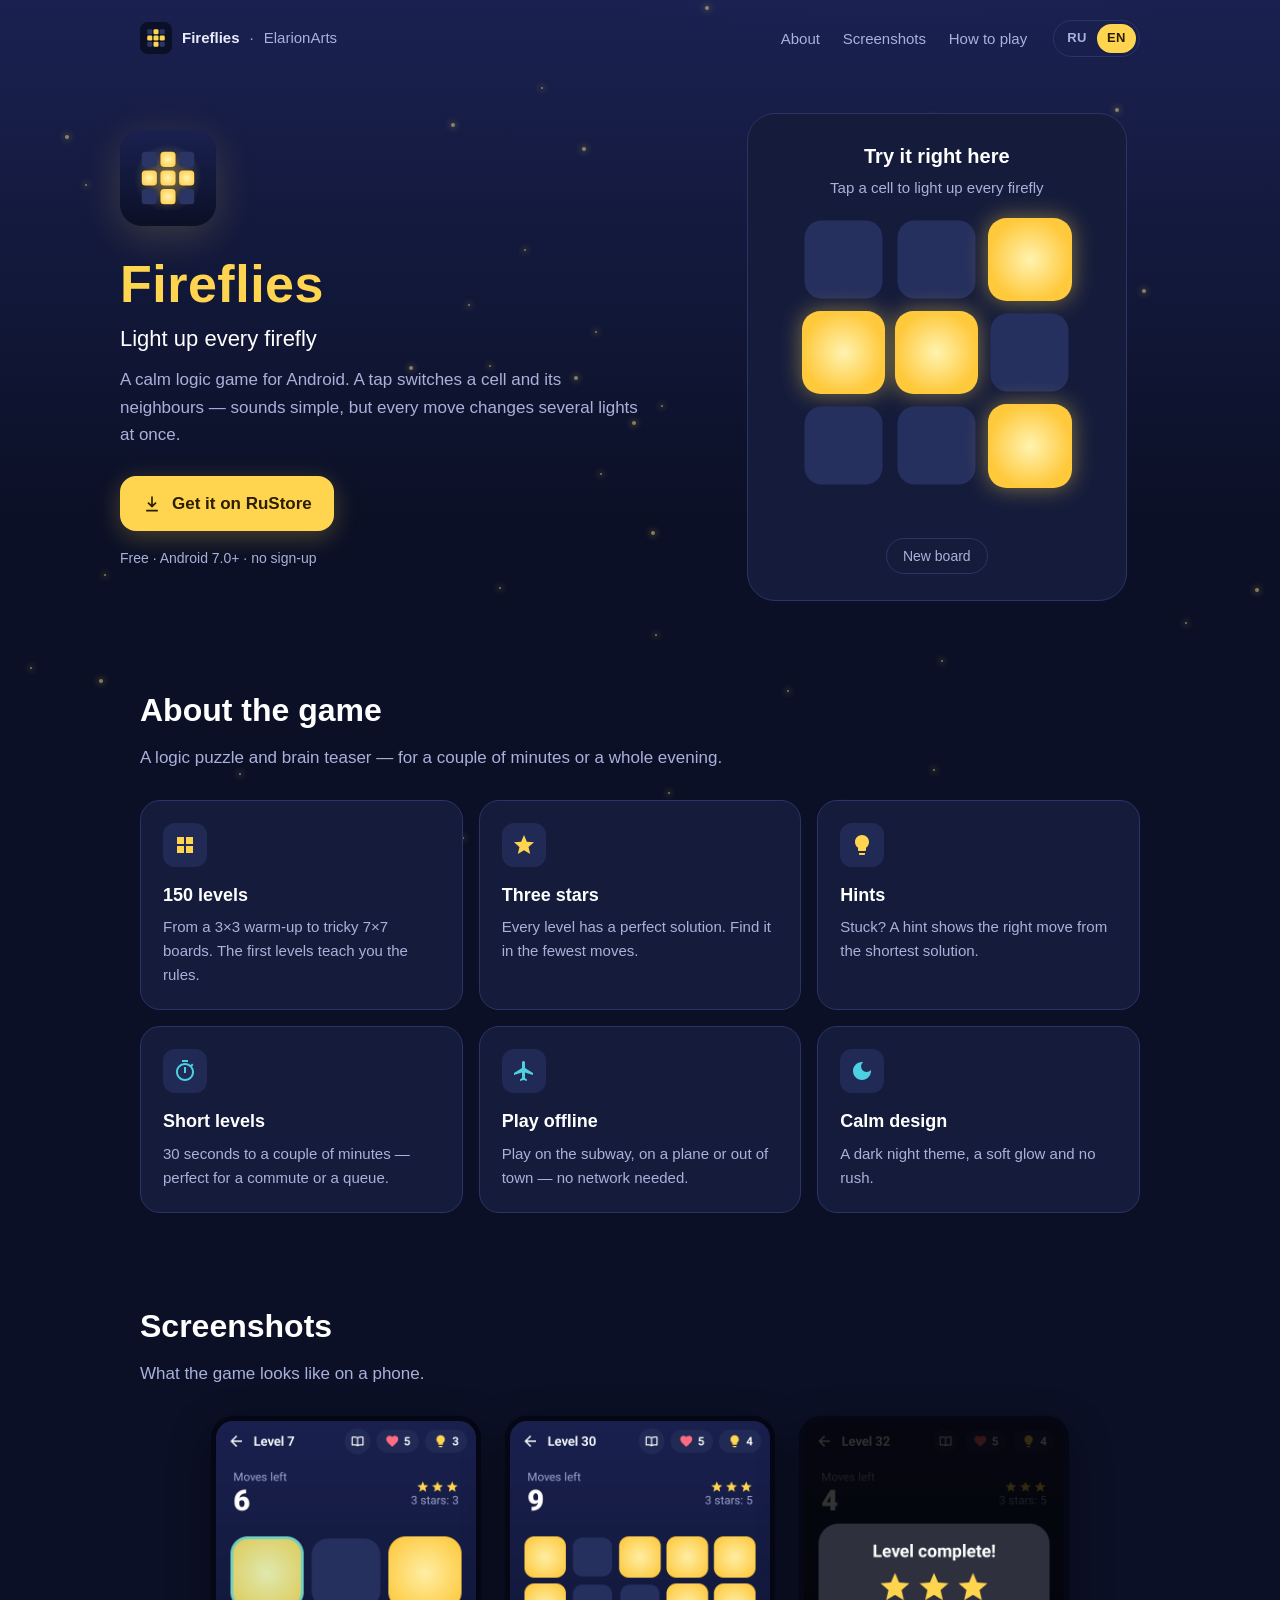
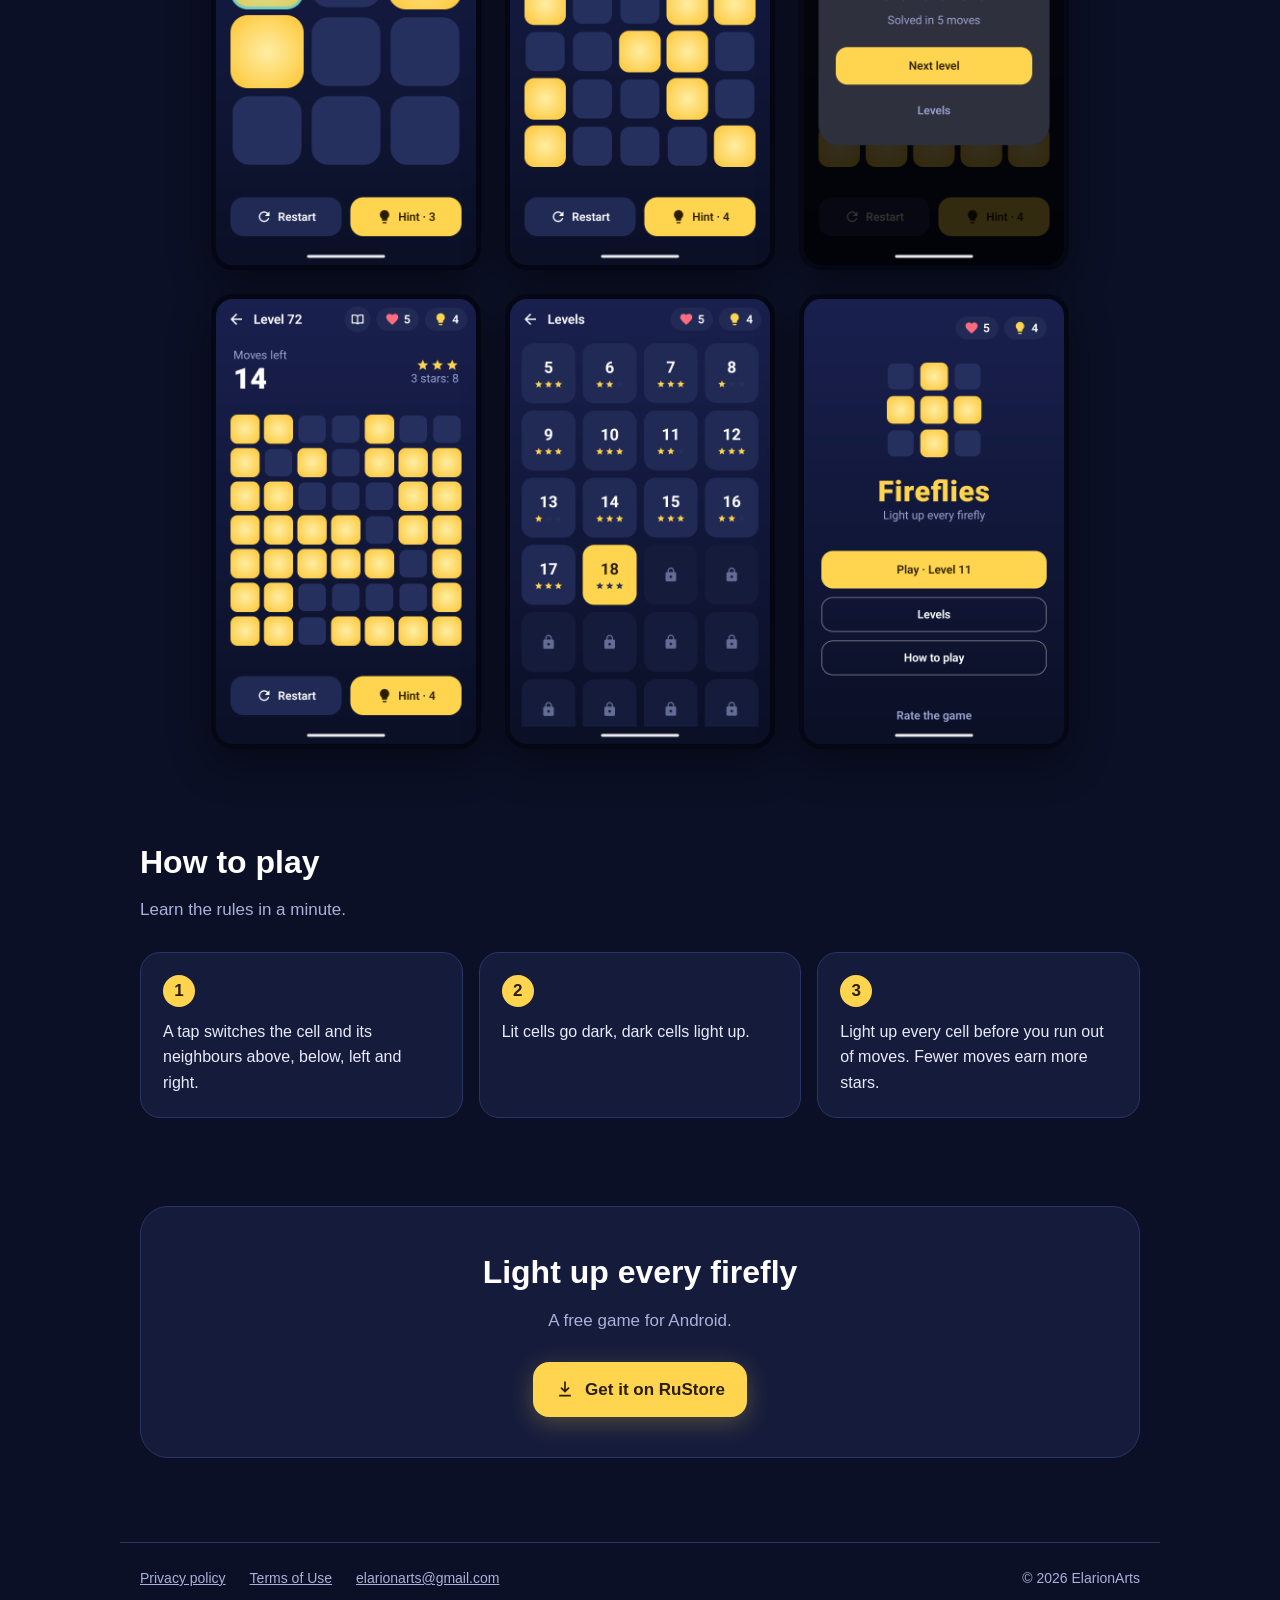
<file: index.html>
<!DOCTYPE html>
<html lang="ru">
<head>
<meta charset="utf-8">
<meta name="viewport" content="width=device-width, initial-scale=1">
<title>Светлячки: головоломка — логическая игра для Android</title>
<meta name="description" content="Светлячки — спокойная логическая игра для Android: зажгите всех светлячков. 150 уровней от 3×3 до 7×7, подсказки, игра без интернета. Скачайте в RuStore.">
<meta property="og:title" content="Светлячки: головоломка">
<meta property="og:description" content="Логическая игра: зажги всех светлячков! 150 уровней, подсказки и спокойная атмосфера.">
<meta property="og:type" content="website">
<meta property="og:image" content="https://elarionarts.github.io/svetlyachki/icon-512.png">
<meta name="theme-color" content="#0b1026">
<link rel="icon" href="data:image/svg+xml,%3Csvg xmlns='http://www.w3.org/2000/svg' viewBox='0 0 108 108'%3E%3Crect width='108' height='108' rx='24' fill='%230b1026'/%3E%3Cg fill='%232a3566'%3E%3Crect x='24.5' y='24.5' width='17' height='17' rx='4'/%3E%3Crect x='66.5' y='24.5' width='17' height='17' rx='4'/%3E%3Crect x='24.5' y='66.5' width='17' height='17' rx='4'/%3E%3Crect x='66.5' y='66.5' width='17' height='17' rx='4'/%3E%3C/g%3E%3Cg fill='%23ffd54f'%3E%3Crect x='45.5' y='24.5' width='17' height='17' rx='4'/%3E%3Crect x='24.5' y='45.5' width='17' height='17' rx='4'/%3E%3Crect x='45.5' y='45.5' width='17' height='17' rx='4'/%3E%3Crect x='66.5' y='45.5' width='17' height='17' rx='4'/%3E%3Crect x='45.5' y='66.5' width='17' height='17' rx='4'/%3E%3C/g%3E%3C/svg%3E">
<link rel="stylesheet" href="base.css">
<link rel="stylesheet" href="style.css">
</head>
<body>

<div class="sky" aria-hidden="true" id="sky"></div>

<!--
  ===== НАСТРОЙКИ =====
  Ссылка на игру в RuStore — меняется в двух местах ниже (поиск по "rustore.ru/catalog").
  Скриншоты: screenshots/ru/shot-1.png … shot-6.png (русские) и screenshots/en/shot-1.png … shot-6.png (английские).
  Если английского скриншота нет, показывается русский; каких файлов нет совсем — те не показываются.
  Иконка для превью в соцсетях: icon-512.png в эту же папку (необязательно).
-->

<header>
  <div class="wrap">
    <div class="brand">
      <a class="brand-game" href="#top">
      <svg viewBox="0 0 108 108" aria-hidden="true">
        <rect width="108" height="108" fill="#0b1026"/>
        <g fill="#2a3566">
          <rect x="24.5" y="24.5" width="17" height="17" rx="4"/><rect x="66.5" y="24.5" width="17" height="17" rx="4"/>
          <rect x="24.5" y="66.5" width="17" height="17" rx="4"/><rect x="66.5" y="66.5" width="17" height="17" rx="4"/>
        </g>
        <g fill="#ffd54f">
          <rect x="45.5" y="24.5" width="17" height="17" rx="4"/><rect x="24.5" y="45.5" width="17" height="17" rx="4"/>
          <rect x="45.5" y="45.5" width="17" height="17" rx="4"/><rect x="66.5" y="45.5" width="17" height="17" rx="4"/>
          <rect x="45.5" y="66.5" width="17" height="17" rx="4"/>
        </g>
      </svg>
        <b data-i18n="name">Светлячки</b>
      </a>
      <span aria-hidden="true">·</span>
      <a class="studio-link" href="../">ElarionArts</a>
    </div>
    <div class="right">
      <nav>
        <a href="#features" data-i18n="navAbout">Об игре</a>
        <a href="#screens" data-i18n="navShots">Скриншоты</a>
        <a href="#rules" data-i18n="navRules">Как играть</a>
      </nav>
      <div class="lang" role="group" aria-label="Язык / Language">
        <button type="button" data-lang="ru" aria-pressed="true">RU</button>
        <button type="button" data-lang="en" aria-pressed="false">EN</button>
      </div>
    </div>
  </div>
</header>

<main id="top">

  <div class="wrap hero">
    <div>
      <svg class="hero-icon" viewBox="0 0 108 108" role="img" aria-label="Иконка игры Светлячки" data-i18n-aria="iconAlt">
        <defs>
          <linearGradient id="bg" x1="0" y1="0" x2="0" y2="1"><stop offset="0" stop-color="#1a2150"/><stop offset="1" stop-color="#0b1026"/></linearGradient>
          <radialGradient id="g" cx="54" cy="54" r="38" gradientUnits="userSpaceOnUse"><stop offset="0" stop-color="#ffd54f" stop-opacity=".45"/><stop offset="1" stop-color="#ffd54f" stop-opacity="0"/></radialGradient>
          <radialGradient id="c" cx=".5" cy=".5" r=".7"><stop offset="0" stop-color="#fff3b0"/><stop offset="1" stop-color="#ffc93c"/></radialGradient>
        </defs>
        <rect width="108" height="108" fill="url(#bg)"/>
        <circle cx="54" cy="54" r="38" fill="url(#g)"/>
        <g fill="#2a3566">
          <rect x="24.5" y="24.5" width="17" height="17" rx="4"/><rect x="66.5" y="24.5" width="17" height="17" rx="4"/>
          <rect x="24.5" y="66.5" width="17" height="17" rx="4"/><rect x="66.5" y="66.5" width="17" height="17" rx="4"/>
        </g>
        <g fill="url(#c)">
          <rect x="45.5" y="24.5" width="17" height="17" rx="4"/><rect x="24.5" y="45.5" width="17" height="17" rx="4"/>
          <rect x="45.5" y="45.5" width="17" height="17" rx="4"/><rect x="66.5" y="45.5" width="17" height="17" rx="4"/>
          <rect x="45.5" y="66.5" width="17" height="17" rx="4"/>
        </g>
      </svg>
      <h1 data-i18n="name">Светлячки</h1>
      <p class="tagline" data-i18n="tagline">Зажгите всех светлячков</p>
      <p class="lead" data-i18n="lead">Спокойная логическая игра для Android. Нажатие переключает клетку и её соседей — звучит просто, но каждый ход меняет сразу несколько огоньков.</p>
      <div class="buttons">
        <a class="btn btn-main" href="https://www.rustore.ru/catalog/app/ru.elarionarts.svetlyachki" target="_blank" rel="noopener">
          <svg viewBox="0 0 24 24" aria-hidden="true"><path fill="currentColor" d="M12,16.5 6.5,11 7.9,9.6 11,12.7V3h2v9.7l3.1,-3.1 1.4,1.4zM5,19h14v2H5z"/></svg>
          <span data-i18n="download">Скачать в RuStore</span>
        </a>
        <!-- Когда игра выйдет в Google Play, сюда добавить вторую кнопку со ссылкой на неё. -->
      </div>
      <p class="meta" data-i18n="meta">Бесплатно · Android 7.0 и новее · без регистрации</p>
    </div>

    <div class="demo" aria-labelledby="demo-title">
      <h2 id="demo-title" data-i18n="demoTitle">Попробуйте прямо здесь</h2>
      <p data-i18n="demoText">Нажмите на клетку, чтобы зажечь всех светлячков</p>
      <div class="board" id="board" role="group" aria-label="Поле 3 на 3" data-i18n-aria="boardLabel"></div>
      <div class="status" id="status" aria-live="polite"></div>
      <button class="reset" id="reset" type="button" data-i18n="newBoard">Новое поле</button>
    </div>
  </div>

  <section id="features">
    <div class="wrap">
      <h2 class="title" data-i18n="aboutTitle">Об игре</h2>
      <p class="sub" data-i18n="aboutSub">Логическая игра и головоломка для ума — на пару минут или на весь вечер.</p>
      <div class="features">
        <div class="feature">
          <div class="ic"><svg viewBox="0 0 24 24" aria-hidden="true"><path fill="#ffd54f" d="M4,4h7v7H4zM13,4h7v7h-7zM4,13h7v7H4zM13,13h7v7h-7z"/></svg></div>
          <h3 data-i18n="f1t">150 уровней</h3>
          <p data-i18n="f1d">От разминки 3×3 до сложных полей 7×7. Первые уровни научат правилам.</p>
        </div>
        <div class="feature">
          <div class="ic"><svg viewBox="0 0 24 24" aria-hidden="true"><path fill="#ffd54f" d="M12,17.27L18.18,21l-1.64,-7.03L22,9.24l-7.19,-0.61L12,2 9.19,8.63 2,9.24l5.46,4.73L5.82,21z"/></svg></div>
          <h3 data-i18n="f2t">Три звезды</h3>
          <p data-i18n="f2d">У каждого уровня есть идеальное решение. Найдите его за минимальное число ходов.</p>
        </div>
        <div class="feature">
          <div class="ic"><svg viewBox="0 0 24 24" aria-hidden="true"><path fill="#ffd54f" d="M9,21c0,0.55 0.45,1 1,1h4c0.55,0 1,-0.45 1,-1v-1H9v1zM12,2C8.14,2 5,5.14 5,9c0,2.38 1.19,4.47 3,5.74V17c0,0.55 0.45,1 1,1h6c0.55,0 1,-0.45 1,-1v-2.26c1.81,-1.27 3,-3.36 3,-5.74 0,-3.86 -3.14,-7 -7,-7z"/></svg></div>
          <h3 data-i18n="f3t">Подсказки</h3>
          <p data-i18n="f3d">Застряли? Подсказка покажет верный ход из кратчайшего решения.</p>
        </div>
        <div class="feature">
          <div class="ic"><svg viewBox="0 0 24 24" aria-hidden="true"><path fill="#4dd0e1" d="M15,1H9v2h6V1zM11,14h2V8h-2v6zM19.03,7.39l1.42,-1.42c-0.43,-0.51 -0.9,-0.99 -1.41,-1.41l-1.42,1.42C16.07,4.74 14.12,4 12,4c-4.97,0 -9,4.03 -9,9s4.02,9 9,9 9,-4.03 9,-9c0,-2.12 -0.74,-4.07 -1.97,-5.61zM12,20c-3.87,0 -7,-3.13 -7,-7s3.13,-7 7,-7 7,3.13 7,7 -3.13,7 -7,7z"/></svg></div>
          <h3 data-i18n="f4t">Короткие уровни</h3>
          <p data-i18n="f4d">От 30 секунд до пары минут — удобно в дороге и в очереди.</p>
        </div>
        <div class="feature">
          <div class="ic"><svg viewBox="0 0 24 24" aria-hidden="true"><path fill="#4dd0e1" d="M21,16v-2l-8,-5V3.5c0,-0.83 -0.67,-1.5 -1.5,-1.5S10,2.67 10,3.5V9l-8,5v2l8,-2.5V19l-2,1.5V22l3.5,-1 3.5,1v-1.5L13,19v-5.5l8,2.5z"/></svg></div>
          <h3 data-i18n="f5t">Без интернета</h3>
          <p data-i18n="f5d">Играйте в метро, в самолёте или на даче — сеть не нужна.</p>
        </div>
        <div class="feature">
          <div class="ic"><svg viewBox="0 0 24 24" aria-hidden="true"><path fill="#4dd0e1" d="M12,3c-4.97,0 -9,4.03 -9,9s4.03,9 9,9 9,-4.03 9,-9c0,-0.46 -0.04,-0.92 -0.1,-1.36 -0.98,1.37 -2.58,2.26 -4.4,2.26 -2.98,0 -5.4,-2.42 -5.4,-5.4 0,-1.81 0.89,-3.42 2.26,-4.4C12.92,3.04 12.46,3 12,3z"/></svg></div>
          <h3 data-i18n="f6t">Спокойный дизайн</h3>
          <p data-i18n="f6d">Тёмная ночная тема, мягкое свечение и никакой спешки.</p>
        </div>
      </div>
    </div>
  </section>

  <section id="screens">
    <div class="wrap">
      <h2 class="title" data-i18n="shotsTitle">Скриншоты</h2>
      <p class="sub" data-i18n="shotsSub">Как выглядит игра на телефоне.</p>
      <div class="shots" id="shots">
        <figure><button type="button" aria-label="Открыть скриншот: Игровое поле 5 на 5" data-i18n-aria="shotOpen1"><img src="screenshots/ru/shot-1.png" data-shot="1" alt="Игровое поле 5 на 5" loading="lazy" data-i18n-alt="shot1"></button></figure>
        <figure><button type="button" aria-label="Открыть скриншот: Уровень пройден на три звезды" data-i18n-aria="shotOpen2"><img src="screenshots/ru/shot-2.png" data-shot="2" alt="Уровень пройден на три звезды" loading="lazy" data-i18n-alt="shot2"></button></figure>
        <figure><button type="button" aria-label="Открыть скриншот: Подсказка на поле" data-i18n-aria="shotOpen3"><img src="screenshots/ru/shot-3.png" data-shot="3" alt="Подсказка на поле" loading="lazy" data-i18n-alt="shot3"></button></figure>
        <figure><button type="button" aria-label="Открыть скриншот: Сложное поле 7 на 7" data-i18n-aria="shotOpen4"><img src="screenshots/ru/shot-4.png" data-shot="4" alt="Сложное поле 7 на 7" loading="lazy" data-i18n-alt="shot4"></button></figure>
        <figure><button type="button" aria-label="Открыть скриншот: Список уровней со звёздами" data-i18n-aria="shotOpen5"><img src="screenshots/ru/shot-5.png" data-shot="5" alt="Список уровней со звёздами" loading="lazy" data-i18n-alt="shot5"></button></figure>
        <figure><button type="button" aria-label="Открыть скриншот: Главное меню" data-i18n-aria="shotOpen6"><img src="screenshots/ru/shot-6.png" data-shot="6" alt="Главное меню" loading="lazy" data-i18n-alt="shot6"></button></figure>
      </div>
      <p class="shots-empty" id="shots-empty" hidden data-i18n="shotsEmpty">Скриншоты скоро появятся.</p>
    </div>
  </section>

  <section id="rules">
    <div class="wrap">
      <h2 class="title" data-i18n="rulesTitle">Как играть</h2>
      <p class="sub" data-i18n="rulesSub">Правила понятны за минуту.</p>
      <div class="rules">
        <div class="rule"><p data-i18n="r1">Нажатие переключает клетку и её соседей сверху, снизу, слева и справа.</p></div>
        <div class="rule"><p data-i18n="r2">Светящиеся клетки гаснут, тёмные — загораются.</p></div>
        <div class="rule"><p data-i18n="r3">Зажгите все клетки, пока не закончились ходы. Меньше ходов — больше звёзд.</p></div>
      </div>
    </div>
  </section>

  <section>
    <div class="wrap">
      <div class="cta">
        <h2 class="title" data-i18n="tagline">Зажгите всех светлячков</h2>
        <p class="sub" data-i18n="ctaSub">Бесплатная игра для Android.</p>
        <div class="buttons">
          <a class="btn btn-main" href="https://www.rustore.ru/catalog/app/ru.elarionarts.svetlyachki" target="_blank" rel="noopener">
            <svg viewBox="0 0 24 24" aria-hidden="true"><path fill="currentColor" d="M12,16.5 6.5,11 7.9,9.6 11,12.7V3h2v9.7l3.1,-3.1 1.4,1.4zM5,19h14v2H5z"/></svg>
            <span data-i18n="download">Скачать в RuStore</span>
          </a>
        </div>
      </div>
    </div>
  </section>

</main>

<div class="viewer" id="viewer" hidden role="dialog" aria-modal="true" aria-label="Скриншот" data-i18n-aria="viewer">
  <img id="viewer-img" alt="">
  <button class="prev" id="viewer-prev" type="button" aria-label="Предыдущий" data-i18n-aria="prev">‹</button>
  <button class="next" id="viewer-next" type="button" aria-label="Следующий" data-i18n-aria="next">›</button>
  <button class="close" id="viewer-close" type="button" aria-label="Закрыть" data-i18n-aria="close">×</button>
</div>

<footer>
  <div class="wrap">
    <nav class="foot-links">
      <a href="privacy-policy.html" id="privacy-link" data-i18n="privacy">Политика конфиденциальности</a>
      <a href="terms.html" id="terms-link" data-i18n="terms">Условия использования</a>
      <a href="mailto:elarionarts@gmail.com">elarionarts@gmail.com</a>
    </nav>
    <span class="copy">© 2026 <a class="studio-link" href="../">ElarionArts</a></span>
  </div>
</footer>

<script src="script.js"></script>
</body>
</html>
</file>
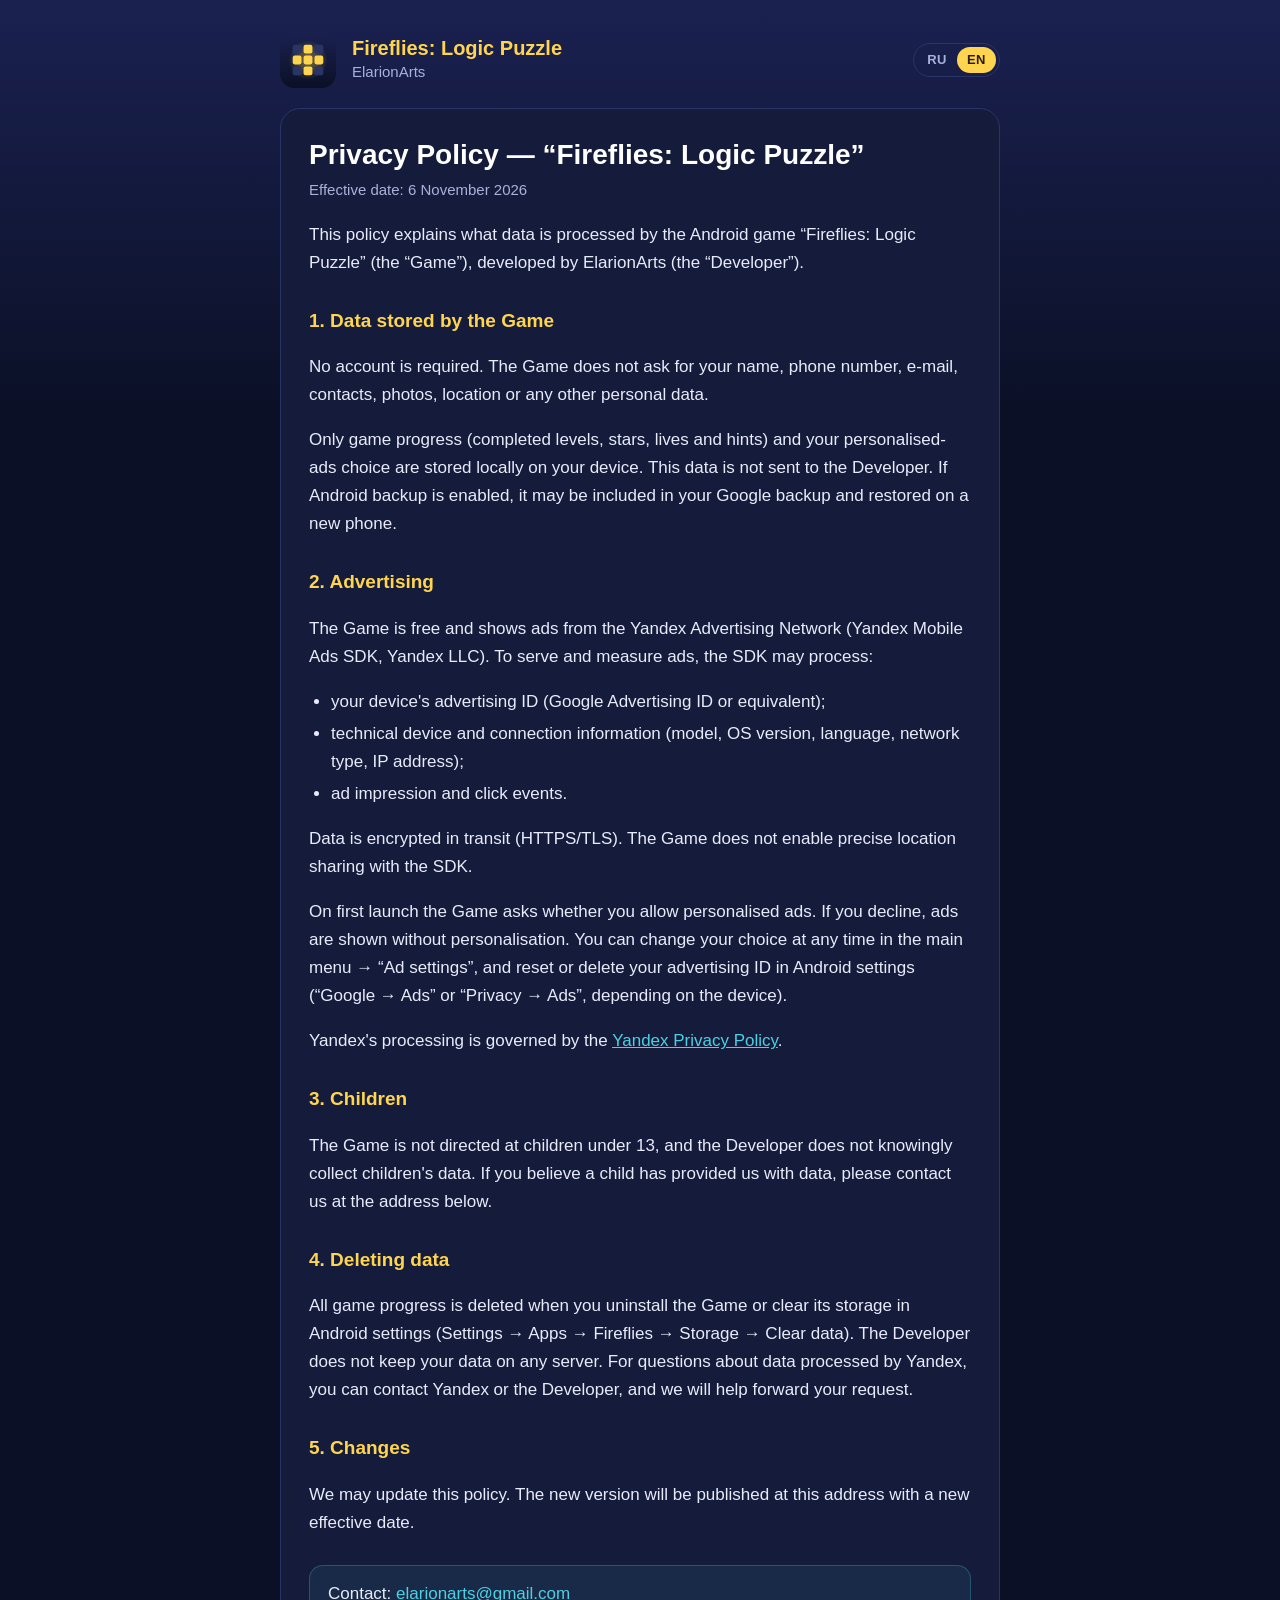
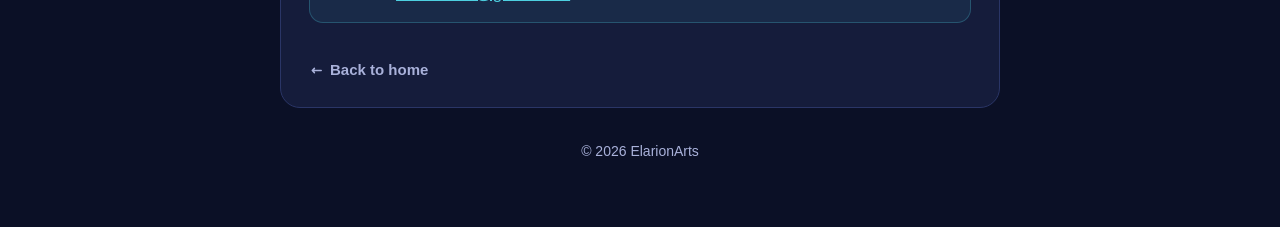
<file: privacy-policy.html>
<!DOCTYPE html>
<html lang="ru" data-title-ru="Политика конфиденциальности — Светлячки: головоломка" data-title-en="Privacy Policy — Fireflies: Logic Puzzle">
<head>
<meta charset="utf-8">
<meta name="viewport" content="width=device-width, initial-scale=1">
<script>
  // Язык страницы: ?lang= → #ru/#en → сохранённый выбор → язык браузера
  (function () {
    var l = null;
    try { var q = new URLSearchParams(location.search).get('lang'); if (q === 'ru' || q === 'en') l = q; } catch (e) {}
    if (!l && (location.hash === '#ru' || location.hash === '#en')) l = location.hash.slice(1);
    if (!l) { try { var s = localStorage.getItem('lang'); if (s === 'ru' || s === 'en') l = s; } catch (e) {} }
    if (!l) l = (navigator.language || 'ru').toLowerCase().indexOf('ru') === 0 ? 'ru' : 'en';
    document.documentElement.setAttribute('data-lang', l);
    document.documentElement.lang = l;
  })();
</script>
<title>Политика конфиденциальности — Светлячки: головоломка</title>
<meta name="description" content="Политика конфиденциальности мобильной игры «Светлячки: головоломка» от ElarionArts. Privacy policy of the mobile game “Fireflies: Logic Puzzle”.">
<meta name="robots" content="index, follow">
<link rel="stylesheet" href="base.css">
<link rel="stylesheet" href="legal.css">
</head>
<body>
<div class="wrap">

  <header>
    <svg viewBox="0 0 108 108" aria-hidden="true">
      <defs>
        <linearGradient id="bg" x1="0" y1="0" x2="0" y2="1"><stop offset="0" stop-color="#1a2150"/><stop offset="1" stop-color="#0b1026"/></linearGradient>
        <radialGradient id="g" cx="54" cy="54" r="38" gradientUnits="userSpaceOnUse"><stop offset="0" stop-color="#ffd54f" stop-opacity=".45"/><stop offset="1" stop-color="#ffd54f" stop-opacity="0"/></radialGradient>
      </defs>
      <rect width="108" height="108" fill="url(#bg)"/>
      <circle cx="54" cy="54" r="38" fill="url(#g)"/>
      <g fill="#2a3566">
        <rect x="24.5" y="24.5" width="17" height="17" rx="4"/><rect x="66.5" y="24.5" width="17" height="17" rx="4"/>
        <rect x="24.5" y="66.5" width="17" height="17" rx="4"/><rect x="66.5" y="66.5" width="17" height="17" rx="4"/>
      </g>
      <g fill="#ffd54f">
        <rect x="45.5" y="24.5" width="17" height="17" rx="4"/><rect x="24.5" y="45.5" width="17" height="17" rx="4"/>
        <rect x="45.5" y="45.5" width="17" height="17" rx="4"/><rect x="66.5" y="45.5" width="17" height="17" rx="4"/>
        <rect x="45.5" y="66.5" width="17" height="17" rx="4"/>
      </g>
    </svg>
    <div class="brand"><b><span class="ru">Светлячки: головоломка</span><span class="en">Fireflies: Logic Puzzle</span></b><a class="studio-link" href="../">ElarionArts</a></div>
    <div class="lang" role="group" aria-label="Язык / Language">
      <button type="button" data-lang="ru" aria-pressed="false">RU</button>
      <button type="button" data-lang="en" aria-pressed="false">EN</button>
    </div>
  </header>

  <!-- ===================================================== RU -->
  <article class="ru" lang="ru">
    <h1>Политика конфиденциальности игры «Светлячки: головоломка»</h1>
    <p class="date">Дата вступления в силу: 6 ноября 2026 года</p>

    <p>Эта политика описывает, какие данные обрабатывает мобильная игра «Светлячки: головоломка» (далее — «Игра») для Android. Разработчик Игры — ElarionArts (далее — «Разработчик»).</p>

    <h2>1. Какие данные хранит сама Игра</h2>
    <p>Игра не требует регистрации и не запрашивает имя, телефон, e-mail, контакты, фото, геолокацию или иные персональные данные.</p>
    <p>На вашем устройстве сохраняется только игровой прогресс: пройденные уровни, звёзды, количество жизней и подсказок, а также ваш выбор о персонализированной рекламе. Эти данные не передаются Разработчику. Если на устройстве включено резервное копирование Android, они могут сохраняться в вашей резервной копии Google и восстанавливаться при смене телефона.</p>

    <h2>2. Реклама</h2>
    <p>Игра бесплатна и показывает рекламу через Рекламную сеть Яндекса (Yandex Mobile Ads SDK, ООО «Яндекс»). Для показа и измерения рекламы SDK может обрабатывать:</p>
    <ul>
      <li>рекламный идентификатор устройства (Google Advertising ID или аналогичный);</li>
      <li>технические сведения об устройстве и подключении (модель, версия ОС, язык, тип сети, IP-адрес);</li>
      <li>сведения о показах рекламы и нажатиях на неё.</li>
    </ul>
    <p>Данные передаются в зашифрованном виде (HTTPS/TLS). Игра не включает передачу точной геолокации в SDK.</p>
    <p>При первом запуске Игра спрашивает, разрешаете ли вы персонализированную рекламу. Если вы не разрешаете, реклама будет показываться без персонализации. Изменить выбор можно в любой момент: главное меню → «Настройки рекламы». Сбросить или удалить рекламный идентификатор можно в настройках Android (раздел «Google → Реклама» или «Конфиденциальность → Реклама», в зависимости от устройства).</p>
    <p>Обработка данных Яндексом регулируется <a href="https://yandex.ru/legal/confidential/" rel="noopener">Политикой конфиденциальности Яндекса</a>.</p>

    <h2>3. Дети</h2>
    <p>Игра не предназначена для детей младше 13 лет, и Разработчик сознательно не собирает данные детей. Если вы считаете, что ребёнок передал нам данные, свяжитесь с нами по адресу ниже.</p>

    <h2>4. Удаление данных</h2>
    <p>Весь игровой прогресс удаляется вместе с Игрой или через «Настройки → Приложения → Светлячки → Хранилище → Очистить данные». Разработчик не хранит ваши данные на своих серверах. По вопросам о данных, обработанных Яндексом, вы можете обратиться в Яндекс или к Разработчику — мы поможем направить запрос.</p>

    <h2>5. Изменения</h2>
    <p>Мы можем обновлять эту политику. Новая версия публикуется по этому же адресу с указанием даты вступления в силу.</p>

    <p class="contact">Контакт для вопросов: <a href="mailto:elarionarts@gmail.com">elarionarts@gmail.com</a></p>
    <a class="home" href="index.html?lang=ru"><svg viewBox="0 0 16 16" width="15" height="15" aria-hidden="true"><path d="M13 8H3.5M5.75 5.75 3.5 8l2.25 2.25" fill="none" stroke="currentColor" stroke-width="1.6" stroke-linecap="round" stroke-linejoin="round"/></svg><span>На главную</span></a>
  </article>

  <!-- ===================================================== EN -->
  <article class="en" lang="en">
    <h1>Privacy Policy — “Fireflies: Logic Puzzle”</h1>
    <p class="date">Effective date: 6 November 2026</p>

    <p>This policy explains what data is processed by the Android game “Fireflies: Logic Puzzle” (the “Game”), developed by ElarionArts (the “Developer”).</p>

    <h2>1. Data stored by the Game</h2>
    <p>No account is required. The Game does not ask for your name, phone number, e-mail, contacts, photos, location or any other personal data.</p>
    <p>Only game progress (completed levels, stars, lives and hints) and your personalised-ads choice are stored locally on your device. This data is not sent to the Developer. If Android backup is enabled, it may be included in your Google backup and restored on a new phone.</p>

    <h2>2. Advertising</h2>
    <p>The Game is free and shows ads from the Yandex Advertising Network (Yandex Mobile Ads SDK, Yandex LLC). To serve and measure ads, the SDK may process:</p>
    <ul>
      <li>your device's advertising ID (Google Advertising ID or equivalent);</li>
      <li>technical device and connection information (model, OS version, language, network type, IP address);</li>
      <li>ad impression and click events.</li>
    </ul>
    <p>Data is encrypted in transit (HTTPS/TLS). The Game does not enable precise location sharing with the SDK.</p>
    <p>On first launch the Game asks whether you allow personalised ads. If you decline, ads are shown without personalisation. You can change your choice at any time in the main menu → “Ad settings”, and reset or delete your advertising ID in Android settings (“Google → Ads” or “Privacy → Ads”, depending on the device).</p>
    <p>Yandex's processing is governed by the <a href="https://yandex.com/legal/confidential/" rel="noopener">Yandex Privacy Policy</a>.</p>

    <h2>3. Children</h2>
    <p>The Game is not directed at children under 13, and the Developer does not knowingly collect children's data. If you believe a child has provided us with data, please contact us at the address below.</p>

    <h2>4. Deleting data</h2>
    <p>All game progress is deleted when you uninstall the Game or clear its storage in Android settings (Settings → Apps → Fireflies → Storage → Clear data). The Developer does not keep your data on any server. For questions about data processed by Yandex, you can contact Yandex or the Developer, and we will help forward your request.</p>

    <h2>5. Changes</h2>
    <p>We may update this policy. The new version will be published at this address with a new effective date.</p>

    <p class="contact">Contact: <a href="mailto:elarionarts@gmail.com">elarionarts@gmail.com</a></p>
    <a class="home" href="index.html?lang=en"><svg viewBox="0 0 16 16" width="15" height="15" aria-hidden="true"><path d="M13 8H3.5M5.75 5.75 3.5 8l2.25 2.25" fill="none" stroke="currentColor" stroke-width="1.6" stroke-linecap="round" stroke-linejoin="round"/></svg><span>Back to home</span></a>
  </article>

  <footer>© 2026 <a class="studio-link" href="../">ElarionArts</a></footer>
</div>
<script src="legal.js"></script>
</body>
</html>
</file>
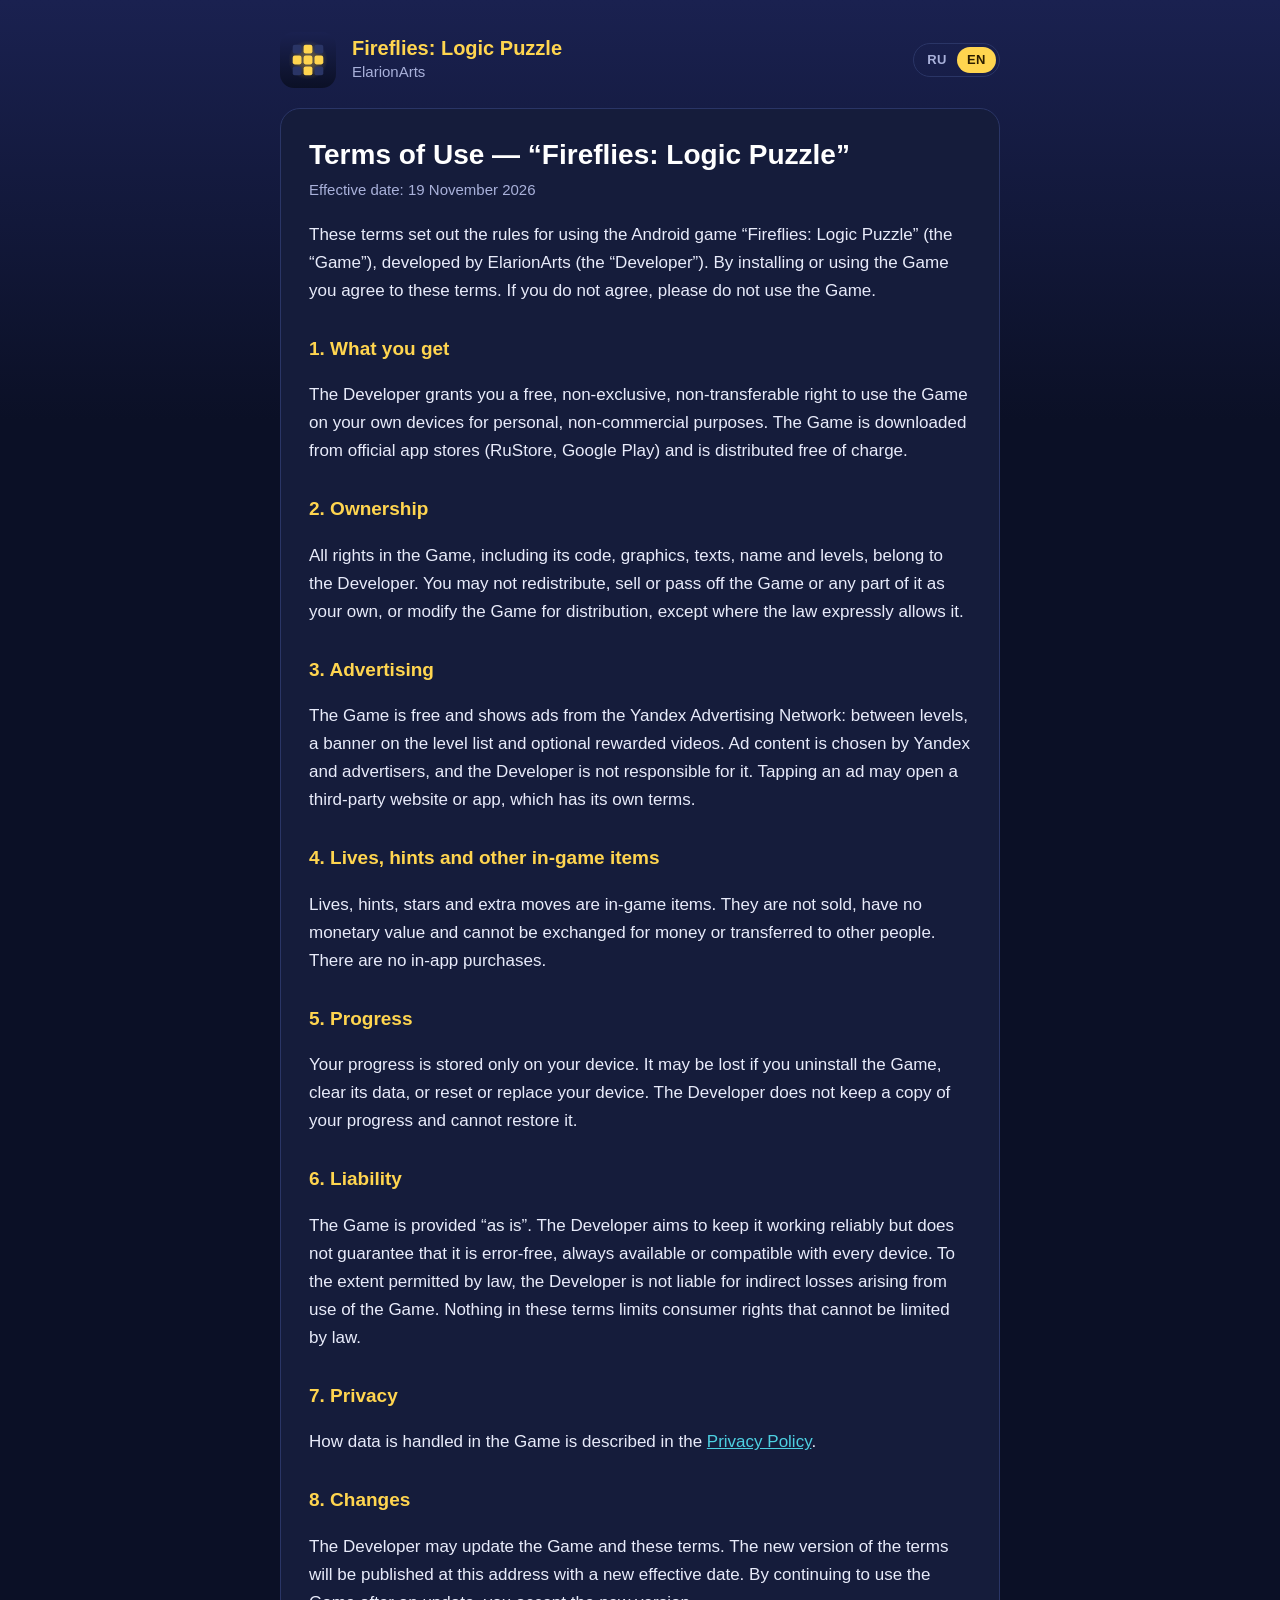
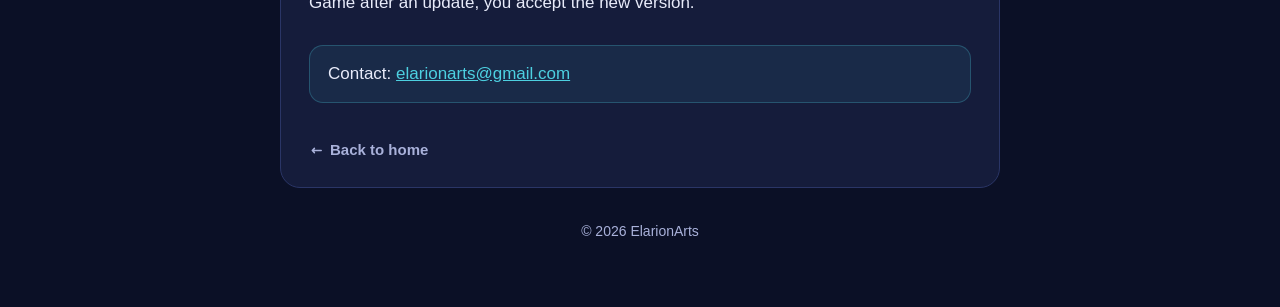
<file: terms.html>
<!DOCTYPE html>
<html lang="ru" data-title-ru="Условия использования — Светлячки: головоломка" data-title-en="Terms of Use — Fireflies: Logic Puzzle">
<head>
<meta charset="utf-8">
<meta name="viewport" content="width=device-width, initial-scale=1">
<script>
  // Язык страницы: ?lang= → #ru/#en → сохранённый выбор → язык браузера
  (function () {
    var l = null;
    try { var q = new URLSearchParams(location.search).get('lang'); if (q === 'ru' || q === 'en') l = q; } catch (e) {}
    if (!l && (location.hash === '#ru' || location.hash === '#en')) l = location.hash.slice(1);
    if (!l) { try { var s = localStorage.getItem('lang'); if (s === 'ru' || s === 'en') l = s; } catch (e) {} }
    if (!l) l = (navigator.language || 'ru').toLowerCase().indexOf('ru') === 0 ? 'ru' : 'en';
    document.documentElement.setAttribute('data-lang', l);
    document.documentElement.lang = l;
  })();
</script>
<title>Условия использования — Светлячки: головоломка</title>
<meta name="description" content="Условия использования мобильной игры «Светлячки: головоломка» от ElarionArts. Terms of Use of the mobile game “Fireflies: Logic Puzzle”.">
<meta name="robots" content="index, follow">
<link rel="stylesheet" href="base.css">
<link rel="stylesheet" href="legal.css">
</head>
<body>
<div class="wrap">

  <header>
    <svg viewBox="0 0 108 108" aria-hidden="true">
      <defs>
        <linearGradient id="bg" x1="0" y1="0" x2="0" y2="1"><stop offset="0" stop-color="#1a2150"/><stop offset="1" stop-color="#0b1026"/></linearGradient>
        <radialGradient id="g" cx="54" cy="54" r="38" gradientUnits="userSpaceOnUse"><stop offset="0" stop-color="#ffd54f" stop-opacity=".45"/><stop offset="1" stop-color="#ffd54f" stop-opacity="0"/></radialGradient>
      </defs>
      <rect width="108" height="108" fill="url(#bg)"/>
      <circle cx="54" cy="54" r="38" fill="url(#g)"/>
      <g fill="#2a3566">
        <rect x="24.5" y="24.5" width="17" height="17" rx="4"/><rect x="66.5" y="24.5" width="17" height="17" rx="4"/>
        <rect x="24.5" y="66.5" width="17" height="17" rx="4"/><rect x="66.5" y="66.5" width="17" height="17" rx="4"/>
      </g>
      <g fill="#ffd54f">
        <rect x="45.5" y="24.5" width="17" height="17" rx="4"/><rect x="24.5" y="45.5" width="17" height="17" rx="4"/>
        <rect x="45.5" y="45.5" width="17" height="17" rx="4"/><rect x="66.5" y="45.5" width="17" height="17" rx="4"/>
        <rect x="45.5" y="66.5" width="17" height="17" rx="4"/>
      </g>
    </svg>
    <div class="brand"><b><span class="ru">Светлячки: головоломка</span><span class="en">Fireflies: Logic Puzzle</span></b><a class="studio-link" href="../">ElarionArts</a></div>
    <div class="lang" role="group" aria-label="Язык / Language">
      <button type="button" data-lang="ru" aria-pressed="false">RU</button>
      <button type="button" data-lang="en" aria-pressed="false">EN</button>
    </div>
  </header>

  <!-- ===================================================== RU -->
  <!-- ===================================================== RU -->
  <article class="ru" lang="ru">
    <h1>Условия использования игры «Светлячки: головоломка»</h1>
    <p class="date">Дата вступления в силу: 19 ноября 2026 года</p>

    <p>Эти условия описывают правила использования мобильной игры «Светлячки: головоломка» для Android (далее — «Игра»). Разработчик Игры — ElarionArts (далее — «Разработчик»). Устанавливая Игру или пользуясь ею, вы соглашаетесь с этими условиями. Если вы не согласны с ними, пожалуйста, не пользуйтесь Игрой.</p>

    <h2>1. Что вы получаете</h2>
    <p>Разработчик предоставляет вам бесплатное, неисключительное и непередаваемое право пользоваться Игрой на ваших устройствах в личных некоммерческих целях. Игра скачивается из официальных магазинов приложений (RuStore, Google Play) и распространяется бесплатно.</p>

    <h2>2. Права на Игру</h2>
    <p>Все права на Игру, включая программный код, графику, тексты, название и уровни, принадлежат Разработчику. Не допускается распространять Игру или её части от своего имени, продавать их, выдавать за свои или изменять Игру для распространения, если иное прямо не разрешено законом.</p>

    <h2>3. Реклама</h2>
    <p>Игра бесплатна и показывает рекламу Рекламной сети Яндекса: между уровнями, баннер на экране выбора уровней и видео за награду, которое вы смотрите по желанию. Содержание рекламы определяет Яндекс и рекламодатели, Разработчик за него не отвечает. Переход по рекламе может открыть сайт или приложение третьего лица — на них действуют их собственные правила.</p>

    <h2>4. Жизни, подсказки и другие игровые ресурсы</h2>
    <p>Жизни, подсказки, звёзды и дополнительные ходы — игровые ресурсы. Они не продаются, не имеют денежной стоимости и не могут быть обменены на деньги или переданы другим людям. Покупок внутри Игры нет.</p>

    <h2>5. Прогресс</h2>
    <p>Прогресс хранится только на вашем устройстве. Он может быть утерян при удалении Игры, очистке её данных, сбросе или замене устройства. Разработчик не хранит копию вашего прогресса и не может его восстановить.</p>

    <h2>6. Ответственность</h2>
    <p>Игра предоставляется «как есть». Разработчик старается, чтобы она работала стабильно, но не гарантирует отсутствие ошибок, непрерывную работу или совместимость с любым устройством. В пределах, допускаемых законом, Разработчик не отвечает за косвенные убытки, связанные с использованием Игры. Эти условия не ограничивают ваши права потребителя, которые по закону не могут быть ограничены.</p>

    <h2>7. Конфиденциальность</h2>
    <p>Какие данные обрабатываются в Игре, описано в <a href="privacy-policy.html#ru">Политике конфиденциальности</a>.</p>

    <h2>8. Изменения</h2>
    <p>Разработчик может обновлять Игру и эти условия. Новая версия условий публикуется по этому же адресу с указанием даты вступления в силу. Продолжая пользоваться Игрой после обновления, вы соглашаетесь с новой версией.</p>

    <p class="contact">Контакт для вопросов: <a href="mailto:elarionarts@gmail.com">elarionarts@gmail.com</a></p>
    <a class="home" href="index.html?lang=ru"><svg viewBox="0 0 16 16" width="15" height="15" aria-hidden="true"><path d="M13 8H3.5M5.75 5.75 3.5 8l2.25 2.25" fill="none" stroke="currentColor" stroke-width="1.6" stroke-linecap="round" stroke-linejoin="round"/></svg><span>На главную</span></a>
  </article>

  <!-- ===================================================== EN -->
  <article class="en" lang="en">
    <h1>Terms of Use — “Fireflies: Logic Puzzle”</h1>
    <p class="date">Effective date: 19 November 2026</p>

    <p>These terms set out the rules for using the Android game “Fireflies: Logic Puzzle” (the “Game”), developed by ElarionArts (the “Developer”). By installing or using the Game you agree to these terms. If you do not agree, please do not use the Game.</p>

    <h2>1. What you get</h2>
    <p>The Developer grants you a free, non-exclusive, non-transferable right to use the Game on your own devices for personal, non-commercial purposes. The Game is downloaded from official app stores (RuStore, Google Play) and is distributed free of charge.</p>

    <h2>2. Ownership</h2>
    <p>All rights in the Game, including its code, graphics, texts, name and levels, belong to the Developer. You may not redistribute, sell or pass off the Game or any part of it as your own, or modify the Game for distribution, except where the law expressly allows it.</p>

    <h2>3. Advertising</h2>
    <p>The Game is free and shows ads from the Yandex Advertising Network: between levels, a banner on the level list and optional rewarded videos. Ad content is chosen by Yandex and advertisers, and the Developer is not responsible for it. Tapping an ad may open a third-party website or app, which has its own terms.</p>

    <h2>4. Lives, hints and other in-game items</h2>
    <p>Lives, hints, stars and extra moves are in-game items. They are not sold, have no monetary value and cannot be exchanged for money or transferred to other people. There are no in-app purchases.</p>

    <h2>5. Progress</h2>
    <p>Your progress is stored only on your device. It may be lost if you uninstall the Game, clear its data, or reset or replace your device. The Developer does not keep a copy of your progress and cannot restore it.</p>

    <h2>6. Liability</h2>
    <p>The Game is provided “as is”. The Developer aims to keep it working reliably but does not guarantee that it is error-free, always available or compatible with every device. To the extent permitted by law, the Developer is not liable for indirect losses arising from use of the Game. Nothing in these terms limits consumer rights that cannot be limited by law.</p>

    <h2>7. Privacy</h2>
    <p>How data is handled in the Game is described in the <a href="privacy-policy.html#en">Privacy Policy</a>.</p>

    <h2>8. Changes</h2>
    <p>The Developer may update the Game and these terms. The new version of the terms will be published at this address with a new effective date. By continuing to use the Game after an update, you accept the new version.</p>

    <p class="contact">Contact: <a href="mailto:elarionarts@gmail.com">elarionarts@gmail.com</a></p>
    <a class="home" href="index.html?lang=en"><svg viewBox="0 0 16 16" width="15" height="15" aria-hidden="true"><path d="M13 8H3.5M5.75 5.75 3.5 8l2.25 2.25" fill="none" stroke="currentColor" stroke-width="1.6" stroke-linecap="round" stroke-linejoin="round"/></svg><span>Back to home</span></a>
  </article>

  <footer>© 2026 <a class="studio-link" href="../">ElarionArts</a></footer>
</div>
<script src="legal.js"></script>
</body>
</html>
</file>
<file: base.css>
/* Светлячки: головоломка — общие стили всех страниц сайта */
:root {
  --night: #0b1026;
  --night-top: #1a2150;
  --card: #151c3b;
  --card-high: #212a55;
  --line: #2a3566;
  --cell-off: #26305e;
  --cell-on: #ffc93c;
  --glow: #fff3b0;
  --text: #e8ebfa;
  --dim: #a9b1da;
  --accent: #ffd54f;
  --teal: #4dd0e1;
}
* { box-sizing: border-box; }
html { -webkit-text-size-adjust: 100%; }
body {
  margin: 0;
  color: var(--text);
  font: 17px/1.6 -apple-system, "Segoe UI", Roboto, "Helvetica Neue", Arial, sans-serif;
}
a { color: var(--teal); }
a:hover { color: #fff; }

/* ссылка «ElarionArts» на страницу студии */
a.studio-link { color: inherit; text-decoration: none; }
a.studio-link:hover, a.studio-link:focus-visible { color: #fff; }

/* переключатель языка RU | EN */
.lang { display: inline-flex; border: 1px solid var(--line); border-radius: 999px; padding: 3px; }
.lang button {
  border: 0; background: none; color: var(--dim); font: inherit; font-size: 13px; font-weight: 700;
  padding: 4px 10px; border-radius: 999px; cursor: pointer; letter-spacing: .5px;
}
.lang button[aria-pressed="false"]:hover { color: #fff; }
.lang button[aria-pressed="true"] { background: var(--accent); color: #2b1d00; cursor: default; }
.lang button:focus-visible { outline: 2px solid var(--teal); outline-offset: 2px; }
</file>
<file: style.css>
/* Светлячки: головоломка — стили главной страницы (общие — в base.css) */
html { scroll-behavior: smooth; }
body {
  background: radial-gradient(1200px 600px at 70% -10%, #26306b 0%, transparent 60%),
              linear-gradient(180deg, var(--night-top), var(--night) 520px) , var(--night);
  background-color: var(--night);
}
.wrap { max-width: 1040px; margin: 0 auto; padding: 0 20px; }

/* звёздочки-огоньки на фоне */
.sky { position: fixed; inset: 0; pointer-events: none; z-index: 0; overflow: hidden; }
.sky i {
  position: absolute; width: 3px; height: 3px; border-radius: 50%;
  background: #ffe98a; opacity: .5; box-shadow: 0 0 6px 2px rgba(255, 213, 79, .35);
  animation: blink 4s ease-in-out infinite;
}
@keyframes blink { 0%,100% { opacity: .15; } 50% { opacity: .8; } }
@media (prefers-reduced-motion: reduce) { .sky i { animation: none; } html { scroll-behavior: auto; } }
main, header, footer { position: relative; z-index: 1; }

/* шапка */
header .wrap { display: flex; align-items: center; justify-content: space-between; padding-top: 20px; }
.brand { display: flex; align-items: center; gap: 10px; color: var(--dim); text-decoration: none; font-size: 15px; }
.brand svg { width: 32px; height: 32px; border-radius: 8px; }
.brand b { color: var(--text); font-weight: 600; }
.brand a { color: inherit; text-decoration: none; }
.brand-game { display: flex; align-items: center; gap: 10px; }
.brand-game:hover b { color: #fff; }
header nav a { color: var(--dim); text-decoration: none; font-size: 15px; margin-left: 18px; }
header nav a:hover { color: #fff; }
.right { display: flex; align-items: center; gap: 8px; }
.lang { margin-left: 18px; }

/* первый экран */
.hero { display: grid; grid-template-columns: 1.1fr .9fr; gap: 48px; align-items: center; padding: 56px 0 40px; }
.hero-icon { width: 96px; height: 96px; border-radius: 22px; box-shadow: 0 10px 40px rgba(255, 213, 79, .18); }
h1 { font-size: 52px; line-height: 1.05; margin: 22px 0 10px; color: var(--accent); letter-spacing: .5px; }
.tagline { font-size: 22px; color: #fff; margin: 0 0 10px; }
.lead { color: var(--dim); margin: 0 0 28px; max-width: 520px; }
.buttons { display: flex; flex-wrap: wrap; gap: 12px; align-items: center; }
.btn {
  display: inline-flex; align-items: center; gap: 10px;
  padding: 14px 22px; border-radius: 16px; text-decoration: none;
  font-weight: 700; font-size: 17px; transition: transform .15s, box-shadow .15s;
}
.btn-main { background: var(--accent); color: #2b1d00; box-shadow: 0 6px 24px rgba(255, 213, 79, .25); }
.btn-main:hover { color: #2b1d00; transform: translateY(-1px); box-shadow: 0 10px 30px rgba(255, 213, 79, .35); }
.btn-ghost { border: 1px solid var(--line); color: var(--dim); font-weight: 600; cursor: default; }
.btn svg { width: 20px; height: 20px; flex: none; }
.meta { margin-top: 16px; color: var(--dim); font-size: 14px; }

/* мини-игра */
.demo {
  background: var(--card); border: 1px solid var(--line); border-radius: 28px;
  padding: 26px; text-align: center; max-width: 380px; justify-self: center; width: 100%;
}
.demo h2 { margin: 0 0 4px; font-size: 20px; color: #fff; }
.demo p { margin: 0 0 18px; color: var(--dim); font-size: 15px; }
.board { display: grid; grid-template-columns: repeat(3, 1fr); gap: 10px; aspect-ratio: 1; max-width: 270px; margin: 0 auto; }
.board button {
  border: 0; border-radius: 22%; background: var(--cell-off); cursor: pointer;
  transition: background .25s, transform .2s, box-shadow .25s; transform: scale(.94);
  -webkit-tap-highlight-color: transparent;
}
.board button.on {
  background: radial-gradient(circle at 50% 50%, var(--glow) 0%, var(--cell-on) 70%);
  transform: scale(1); box-shadow: 0 0 22px rgba(255, 213, 79, .45);
}
.board button:focus-visible { outline: 3px solid var(--teal); outline-offset: 3px; }
.board button.flash { box-shadow: inset 0 0 0 3px rgba(255, 255, 255, .85); }
.status { min-height: 26px; margin-top: 16px; font-weight: 600; color: #fff; }
.status.win { color: var(--accent); }
.reset {
  margin-top: 8px; background: none; border: 1px solid var(--line); color: var(--dim);
  border-radius: 999px; padding: 6px 16px; font: inherit; font-size: 14px; cursor: pointer;
}
.reset:hover { color: #fff; border-color: #fff; }

/* секции */
section { padding: 44px 0; }
h2.title { font-size: 32px; margin: 0 0 8px; color: #fff; }
.sub { color: var(--dim); margin: 0 0 28px; }

.features { display: grid; grid-template-columns: repeat(3, 1fr); gap: 16px; }
.feature { background: var(--card); border: 1px solid var(--line); border-radius: 20px; padding: 22px; }
.feature .ic {
  width: 44px; height: 44px; border-radius: 12px; background: var(--card-high);
  display: flex; align-items: center; justify-content: center; margin-bottom: 14px;
}
.feature .ic svg { width: 24px; height: 24px; }
.feature h3 { margin: 0 0 6px; font-size: 18px; color: #fff; }
.feature p { margin: 0; color: var(--dim); font-size: 15px; }

/* скриншоты */
/* Сетка: 3 в ряд на компьютере, 2 на планшете и телефоне, 1 на очень узких экранах */
.shots {
  display: grid; grid-template-columns: repeat(3, minmax(0, 270px));
  gap: 24px; justify-content: center;
}
.shots figure { margin: 0; }
.shots figure[hidden] { display: none; }
.shots button {
  display: block; width: 100%; padding: 0; border: 0; background: none; cursor: zoom-in;
  border-radius: 22px; -webkit-tap-highlight-color: transparent;
}
.shots button:focus-visible { outline: 3px solid var(--teal); outline-offset: 4px; }
.shots img {
  display: block; width: 100%; height: auto; border-radius: 22px;
  border: 5px solid #050814; box-shadow: 0 14px 40px rgba(0, 0, 0, .45); background: var(--card);
  transition: transform .2s;
}
.shots button:hover img { transform: translateY(-3px); }

/* Просмотр скриншота во весь экран */
.viewer {
  position: fixed; inset: 0; z-index: 10; background: rgba(5, 8, 20, .92);
  display: flex; align-items: center; justify-content: center; padding: 24px;
}
.viewer[hidden] { display: none; }
.viewer img { max-width: 100%; max-height: 100%; border-radius: 18px; box-shadow: 0 20px 60px rgba(0, 0, 0, .6); }
.viewer button {
  position: absolute; width: 48px; height: 48px; border-radius: 50%; border: 0;
  background: rgba(255, 255, 255, .12); color: #fff; font-size: 26px; cursor: pointer;
}
.viewer button:hover { background: rgba(255, 255, 255, .22); }
.viewer .close { top: 16px; right: 16px; }
.viewer .prev { left: 16px; top: 50%; transform: translateY(-50%); }
.viewer .next { right: 16px; top: 50%; transform: translateY(-50%); }
.shots-empty { color: var(--dim); font-size: 15px; }

/* как играть */
.rules { display: grid; grid-template-columns: repeat(3, 1fr); gap: 16px; counter-reset: step; }
.rule { background: var(--card); border: 1px solid var(--line); border-radius: 20px; padding: 22px; }
.rule::before {
  counter-increment: step; content: counter(step);
  display: inline-flex; width: 32px; height: 32px; border-radius: 50%;
  align-items: center; justify-content: center; font-weight: 700;
  background: var(--accent); color: #2b1d00; margin-bottom: 12px;
}
.rule p { margin: 0; color: var(--text); font-size: 16px; }

/* призыв */
.cta {
  text-align: center; background: var(--card); border: 1px solid var(--line);
  border-radius: 28px; padding: 40px 24px;
}
.cta .buttons { justify-content: center; }

footer { padding: 40px 0 48px; color: var(--dim); font-size: 14px; }
footer .wrap { display: flex; flex-wrap: wrap; gap: 10px 24px; justify-content: space-between; border-top: 1px solid var(--line); padding-top: 24px; }
footer a { color: var(--dim); }
footer .foot-links { display: flex; flex-wrap: wrap; gap: 6px 24px; }
footer .foot-links a { white-space: nowrap; }
footer .copy a { text-decoration: none; }

@media (max-width: 860px) {
  .hero { grid-template-columns: 1fr; gap: 36px; padding-top: 36px; text-align: center; }
  .hero-icon { margin: 0 auto; }
  .lead { margin-left: auto; margin-right: auto; }
  .buttons { justify-content: center; }
  .features, .rules { grid-template-columns: 1fr; }
  h1 { font-size: 42px; }
  header nav { display: none; }
  .lang { margin-left: 0; }
  .shots { grid-template-columns: repeat(2, minmax(0, 260px)); gap: 16px; }
  footer .wrap { flex-direction: column; gap: 14px; }
}
@media (max-width: 340px) {
  .shots { grid-template-columns: minmax(0, 280px); }
}
</file>
<file: legal.css>
/* Светлячки: головоломка — стили страниц политики и условий (общие — в base.css) */
body {
  background: linear-gradient(180deg, var(--night-top), var(--night) 420px) fixed, var(--night);
  line-height: 1.65;
}
.wrap { max-width: 760px; margin: 0 auto; padding: 32px 20px 64px; }
header { display: flex; align-items: center; gap: 16px; margin-bottom: 8px; }
header svg { flex: none; width: 56px; height: 56px; border-radius: 14px; }
.brand { font-size: 15px; color: var(--dim); }
.brand b { color: var(--accent); font-size: 20px; display: block; line-height: 1.2; }
.brand { flex: 1; min-width: 0; }
.lang { flex: none; }
.lang button { line-height: 1.4; }
/* Показываем только выбранный язык; без JavaScript видны обе версии */
html[data-lang="ru"] .en, html[data-lang="en"] .ru { display: none; }
html:not([data-lang]) .lang, html:not([data-lang]) .brand .en { display: none; }
article {
  background: var(--card); border: 1px solid var(--line); border-radius: 20px;
  padding: 28px 28px 20px; margin-top: 20px;
}
h1 { font-size: 28px; line-height: 1.25; margin: 0 0 6px; color: #fff; }
h2 { font-size: 19px; margin: 28px 0 8px; color: var(--accent); }
.date { color: var(--dim); margin: 0 0 18px; font-size: 15px; }
p, li { color: var(--text); }
ul { padding-left: 22px; }
li { margin: 4px 0; }
.contact {
  margin-top: 28px; padding: 14px 18px; border-radius: 14px;
  background: rgba(77, 208, 225, .08); border: 1px solid rgba(77, 208, 225, .25);
}
footer { margin-top: 32px; color: var(--dim); font-size: 14px; text-align: center; }
a.home {
  display: inline-flex; align-items: center; gap: 6px; margin-top: 18px; color: var(--dim);
  text-decoration: none; font-weight: 600; font-size: 15px;
}
a.home:hover, a.home:focus-visible { color: #fff; }
@media (max-width: 400px) {
  header { gap: 12px; }
  header svg { width: 44px; height: 44px; border-radius: 11px; }
  .brand { font-size: 14px; }
  .brand b { font-size: 17px; }
}
@media (max-width: 520px) {
  body { font-size: 16px; }
  article { padding: 22px 18px 14px; border-radius: 16px; }
  h1 { font-size: 24px; }
}
@media print {
  body { background: #fff; color: #000; }
  article { border: none; background: none; padding: 0; }
  h1, h2, p, li, .date, .brand { color: #000 !important; }
  .lang, header svg, a.home { display: none; }
}
</file>
